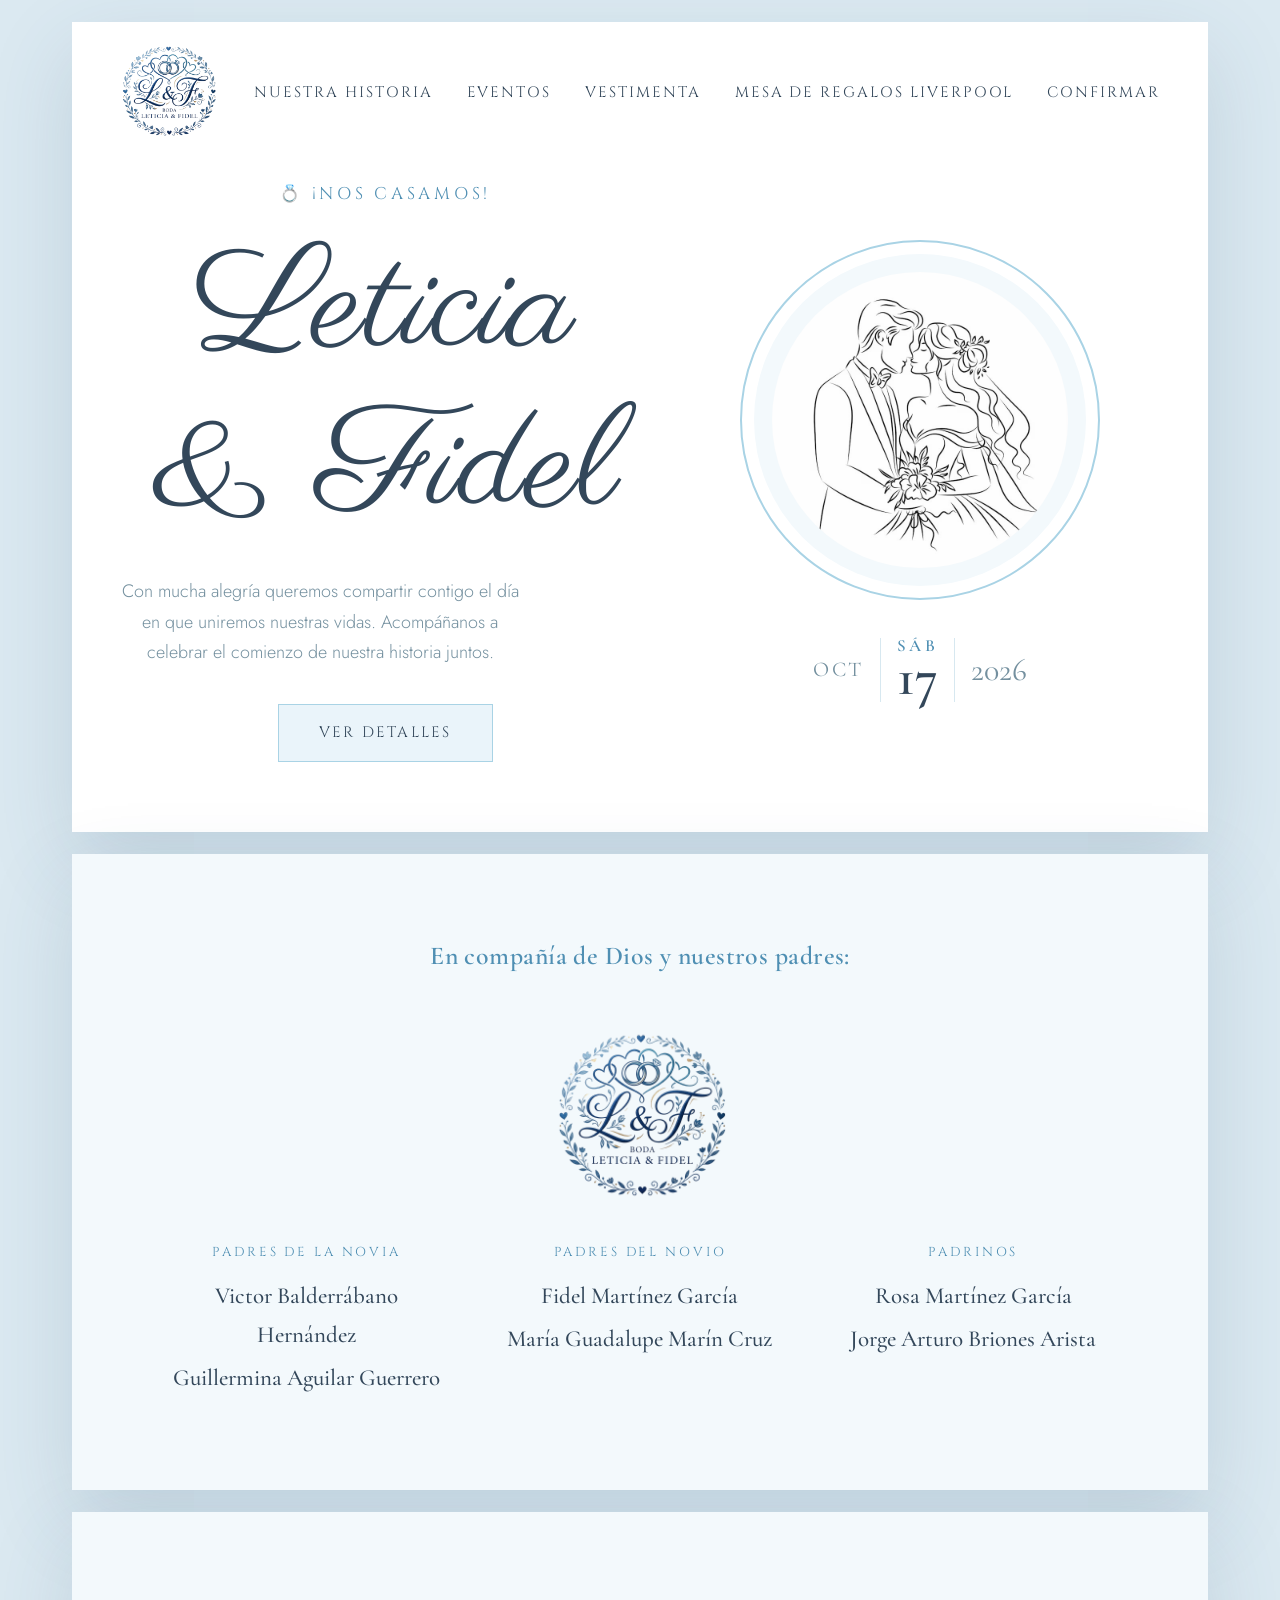
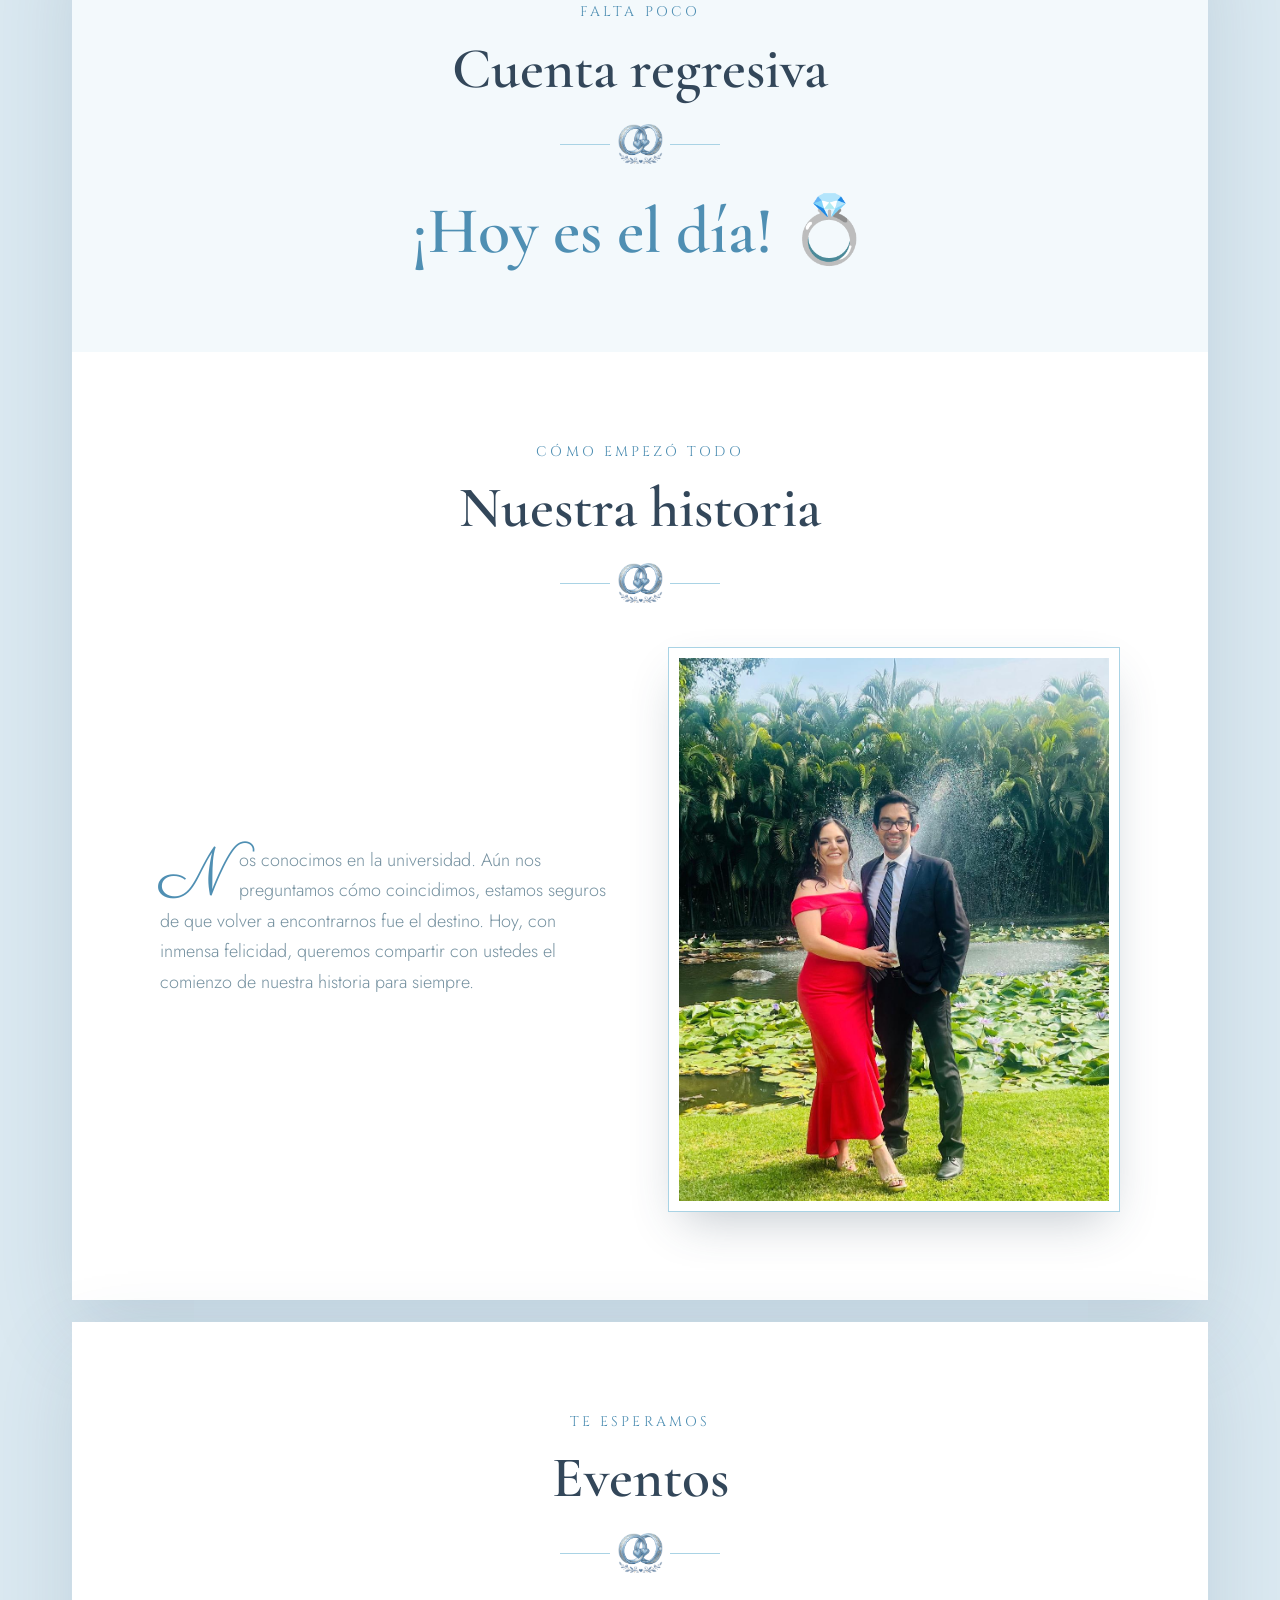
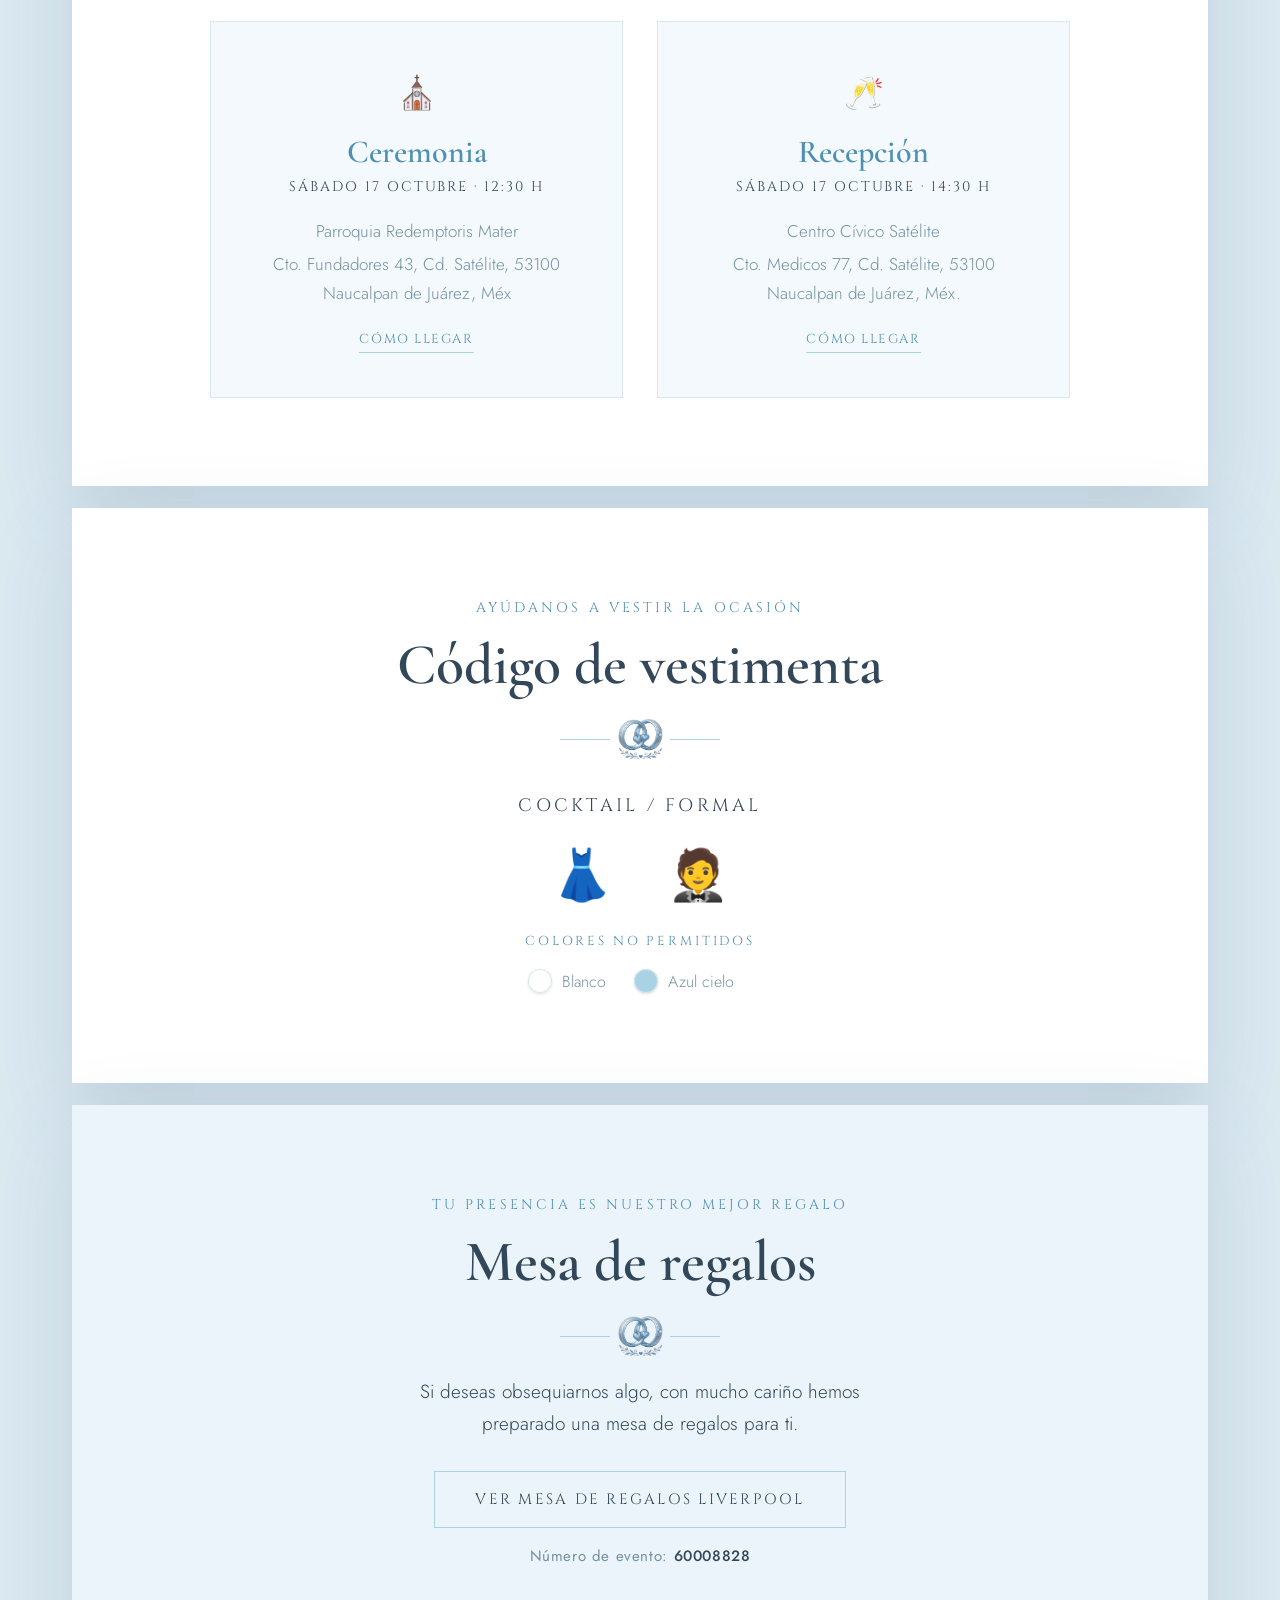
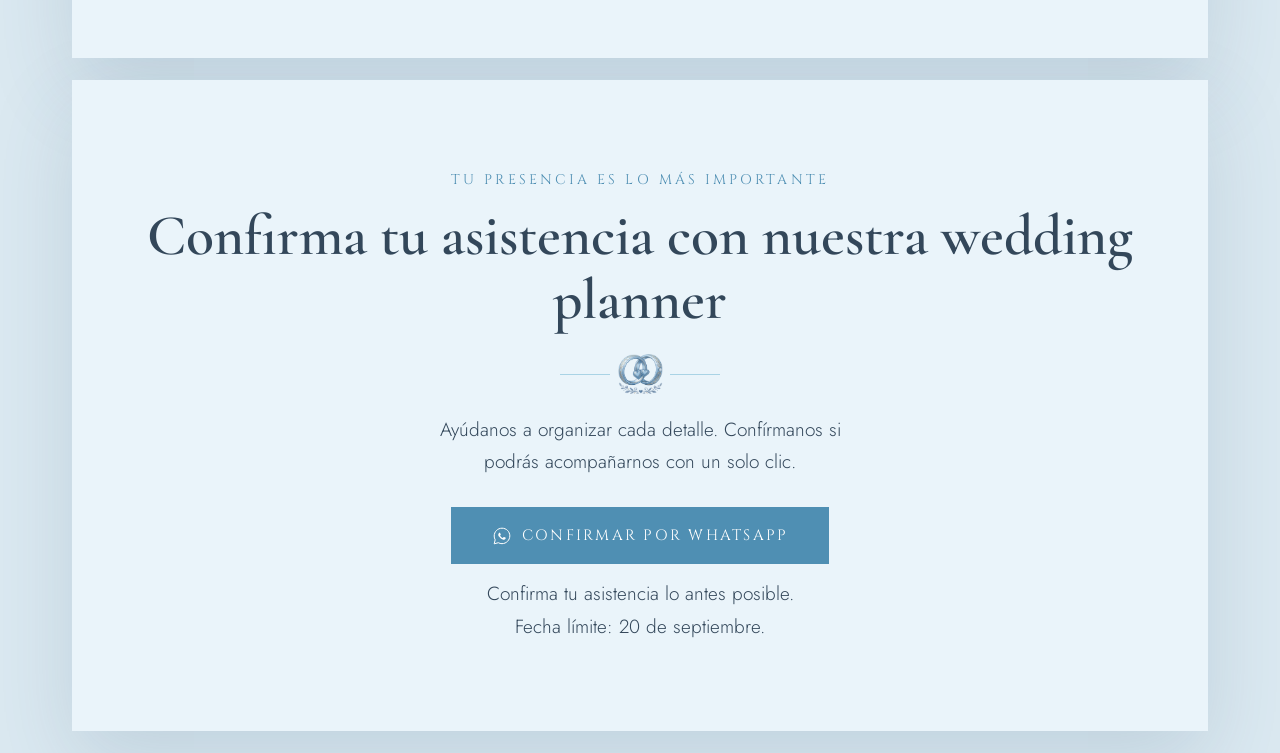
<file: index.html>
<!DOCTYPE html>
<html lang="es">
<head>
<meta charset="UTF-8">
<meta name="viewport" content="width=device-width, initial-scale=1.0">
<!-- ============================================================= -->
<!--  INVITACIÓN DE BODA  ·  edita los textos marcados con  ✏️     -->
<!-- ============================================================= -->
<title>Leticia & Fidel · Nuestra boda</title>

<link rel="preconnect" href="https://fonts.googleapis.com">
<link rel="preconnect" href="https://fonts.gstatic.com" crossorigin>
<link href="https://fonts.googleapis.com/css2?family=Cormorant+Garamond:ital,wght@0,400;0,500;0,600;0,700;1,400&family=Cinzel:wght@400;500;600&family=Jost:wght@300;400;500&family=Beau+Rivage&family=Parisienne&family=Playfair+Display:ital,wght@0,600;0,700;1,500&display=swap" rel="stylesheet">

<link rel="stylesheet" href="estilos.css">
</head>
<body>
<svg width="0" height="0" style="position:absolute" aria-hidden="true">
  <defs>
    <symbol id="wa-mark" viewBox="0 0 32 32">
      <path d="M16 3.5c-6.9 0-12.5 5.6-12.5 12.5 0 2.2.58 4.28 1.6 6.08L3.5 28.5l6.62-1.73a12.42 12.42 0 0 0 5.88 1.48c6.9 0 12.5-5.6 12.5-12.5S22.9 3.5 16 3.5Z" fill="none" stroke="currentColor" stroke-width="1.6"/>
      <path d="M11 11.2c.25-.55.5-.56.73-.57.19-.01.4-.01.58-.01.19 0 .44-.07.68.53.25.6.85 2.08.93 2.23.08.15.13.33.02.53-.1.2-.15.32-.3.5-.15.17-.3.38-.44.51-.15.15-.3.3-.13.6.17.3.75 1.25 1.62 2.03 1.11 1 2.05 1.31 2.34 1.46.3.15.47.13.64-.08.17-.2.73-.85.93-1.15.2-.3.4-.24.66-.15.27.1 1.72.82 2.01.97.3.15.49.23.56.35.08.13.08.75-.17 1.47-.25.72-1.44 1.4-2 1.5-.54.1-1.15.14-3.5-.75-2.93-1.11-4.8-4.06-4.95-4.25-.14-.19-1.18-1.58-1.18-3.02 0-1.43.75-2.14 1-2.44Z" fill="currentColor" stroke="none"/>
    </symbol>
  </defs>
</svg>

<div class="frame">
<div class="sheet">

  <!-- ======= NAV ======= -->
  <nav>
    <div class="monogram" aria-label="Iniciales de los novios">
      <img class="monogram-img" src="logo-lf.png" alt="L &amp; F">
    </div>
    <button class="menu-btn" aria-label="Menú" onclick="document.getElementById('nav').classList.toggle('open')">☰</button>
    <ul class="navlinks" id="nav">
      <li><a href="#historia">Nuestra historia</a></li>
      <li><a href="#eventos">Eventos</a></li>
      <li><a href="#vestimenta">Vestimenta</a></li>
      <li><a href="#regalos">Mesa de regalos Liverpool</a></li>
      <li><a href="#rsvp">Confirmar</a></li>
    </ul>
  </nav>

  <!-- ======= HERO ======= -->
  <div class="hero">

    <div class="reveal">
      <div class="hero-eyebrow caps">💍 ¡Nos casamos!</div>
      <!-- ✏️ Nombres / título -->
      <!-- <h1><em>Leticia & Fidel</em></h1> -->
       <h1><em>Leticia<br class="mobile-break"> &<br class="mobile-break"> Fidel</em></h1>
      <p class="sub">Con mucha alegría queremos compartir contigo el día
        en que uniremos nuestras vidas. Acompáñanos a celebrar el comienzo
        de nuestra historia juntos.</p>

      <!-- Dedicatoria personalizada (se llena sola desde el enlace) -->
      <div class="dedication" id="dedication">
        <span class="ded-label caps">Con cariño para</span>
        <span class="ded-name" id="guestName">nuestros invitados</span>
        <span class="ded-pases" id="guestPases"></span>
      </div>

      <a href="#eventos" class="btn">Ver detalles</a>
    </div>

    <div class="hero-photo reveal">
      <div class="photo-ring">
        <img class="img" src="foto-pareja.png" alt="Leticia y Fidel" style="object-fit:contain;background:var(--cream);padding:18px">
      </div>
      <div class="date-badge">
        <!-- ✏️ Fecha -->
        <span class="m">OCT</span>
        <span class="d"><small>Sáb</small>17</span>
        <span class="y">2026</span>
      </div>
    </div>
  </div>

</div><!-- /sheet -->

<div class="sheet" style="margin-top:22px">

  <!-- ======= PADRES Y PADRINOS ======= -->
  <section class="block padres-wrap reveal" id="padres">
    <div class="reveal">
      <div class="eyebrow caps"><h3>En compañía de Dios y nuestros padres:</h3></div>
      
      <br>
    </div>

    <div class="padres-monogram">
      <div class="monogram">
        <img class="monogram-img" src="logo-lf.png" alt="L &amp; F">
      </div>
    </div>

    <div class="padres-grid">
      <div class="padres-col reveal">
        <br>
        <div class="padres-label caps">Padres de la novia</div>
        <p class="padres-name">Victor Balderrábano Hernández</p>
        <p class="padres-name">Guillermina Aguilar Guerrero</p>
      </div>
      <div class="padres-col reveal">
        <br>
        <div class="padres-label caps">Padres del novio</div>
        <p class="padres-name">Fidel Martínez García</p>
        <p class="padres-name">María Guadalupe Marín Cruz</p>
      </div>
      <div class="padres-col reveal">
        <br>
        <div class="padres-label caps">Padrinos</div>
        <p class="padres-name">Rosa Martínez García</p>
        <p class="padres-name">Jorge Arturo Briones Arista</p>
      </div>
    </div>
  </section>

</div><!-- /sheet -->

<div class="sheet" style="margin-top:22px">

  <!-- ======= COUNTDOWN ======= -->
  <section class="block count-wrap reveal">
    <div class="eyebrow caps">Falta poco</div>
    <h2>Cuenta regresiva</h2>
    <div class="flourish"></div>
    <div class="count" id="count">
      <div class="u"><div class="n" id="d">--</div><div class="l">Días</div></div>
      <div class="u"><div class="n" id="h">--</div><div class="l">Horas</div></div>
      <div class="u"><div class="n" id="m">--</div><div class="l">Min</div></div>
      <div class="u"><div class="n" id="s">--</div><div class="l">Seg</div></div>
    </div>
  </section>

  <!-- ======= HISTORIA ======= -->
  <section class="block" id="historia">
    <div class="reveal">
      <div class="eyebrow caps">Cómo empezó todo</div>
      <h2>Nuestra historia</h2>
      <div class="flourish"></div>
    </div>
    <div class="story">
      <div class="txt reveal">
        <!-- ✏️ Escribe aquí su historia -->
        <p>Nos conocimos en la universidad. Aún nos preguntamos cómo coincidimos, estamos seguros de que volver a encontrarnos fue el destino. Hoy, con inmensa felicidad, queremos compartir con ustedes el comienzo de nuestra historia para siempre.</p>
      </div>
      <img class="story-photo reveal" src="foto-historia.jpeg" alt="Leticia y Fidel">
    </div>
  </section>

</div><!-- /sheet -->

<div class="sheet" style="margin-top:22px">

  <!-- ======= EVENTOS ======= -->
  <section class="block" id="eventos">
    <div class="reveal">
      <div class="eyebrow caps">Te esperamos</div>
      <h2>Eventos</h2>
      <div class="flourish"></div>
    </div>
    <div class="events">
      <div class="ev reveal">
        <div class="ico">⛪</div>
        <h3>Ceremonia</h3>
        <!-- ✏️ Datos de la ceremonia -->
        <div class="when">Sábado 17 Octubre · 12:30 h</div>
        <p>Parroquia Redemptoris Mater</p>
        <p>Cto. Fundadores 43, Cd. Satélite, 53100 Naucalpan de Juárez, Méx</p>
        <a class="map" href="https://www.google.com/maps/dir//Parroquia+Redemptoris+Mater,+Cto.+Fundadores+43,+Cd.+Sat%C3%A9lite,+53100+Naucalpan+de+Ju%C3%A1rez,+M%C3%A9x./@19.5618275,-99.2045033,16z/data=!4m8!4m7!1m0!1m5!1m1!1s0x85d202dbdc23c779:0x2eabd732ac61977e!2m2!1d-99.2283409!2d19.5070273?hl=es&entry=ttu&g_ep=EgoyMDI2MDcwOC4wIKXMDSoASAFQAw%3D%3D" target="_blank" rel="noopener">Cómo llegar</a>
      </div>
      <div class="ev reveal">
        <div class="ico">🥂</div>
        <h3>Recepción</h3>
        <!-- ✏️ Datos de la recepción -->
        <div class="when">Sábado 17 Octubre · 14:30 h</div>
        <p>Centro Cívico Satélite</p>
        <p>Cto. Medicos 77, Cd. Satélite, 53100 Naucalpan de Juárez, Méx.</p>
        <a class="map" href="https://www.google.com/maps/dir//Centro+C%C3%ADvico+Sat%C3%A9lite+by+Platinum+Events,+Cto.+Medicos+77,+Cd.+Sat%C3%A9lite,+53100+Naucalpan+de+Ju%C3%A1rez,+M%C3%A9x./@19.5592192,-99.2247808,14z/data=!4m8!4m7!1m0!1m5!1m1!1s0x85d202d9f17b07db:0xebf2afd2e513843c!2m2!1d-99.2287581!2d19.5101005?hl=es&entry=ttu&g_ep=EgoyMDI2MDcwOC4wIKXMDSoASAFQAw%3D%3D" target="_blank" rel="noopener">Cómo llegar</a>
      </div>
    </div>
  </section>

</div><!-- /sheet -->

<div class="sheet" style="margin-top:22px">

  <!-- ======= CÓDIGO DE VESTIMENTA ======= -->
  <section class="block dresscode-wrap reveal" id="vestimenta">
    <div class="reveal">
      <div class="eyebrow caps">Ayúdanos a vestir la ocasión</div>
      <h2>Código de vestimenta</h2>
      <div class="flourish"></div>
    </div>

    <div class="dresscode-type caps">Cocktail / Formal</div>

    <div class="dresscode-icons">
      <div class="dc-ico reveal">👗</div>
      <div class="dc-ico reveal">🤵</div>
    </div>

    <div class="dresscode-no">
      <span class="dc-no-label caps">Colores no permitidos</span>
      <div class="dc-swatches">
        <span class="dc-swatch" style="background:#ffffff"></span>
        <span class="dc-swatch-name">Blanco</span>
        <span class="dc-swatch" style="background:#a9d3e5"></span>
        <span class="dc-swatch-name">Azul cielo</span>
      </div>
    </div>
  </section>

</div><!-- /sheet -->

<div class="sheet" style="margin-top:22px">

  <!-- ======= MESA DE REGALOS ======= -->
  <section class="block gift-wrap reveal" id="regalos">
    <div class="eyebrow caps">Tu presencia es nuestro mejor regalo</div>
    <h2> Mesa de regalos</h2>
    <div class="flourish"></div>
    <p class="lead">Si deseas obsequiarnos algo, con mucho cariño hemos preparado una mesa de regalos para ti.</p>
    <a class="btn" href="https://mesaderegalos.liverpool.com.mx/milistaderegalos/60008828" target="_blank" rel="noopener">Ver mesa de regalos Liverpool</a>
    <div class="gift-num">Número de evento: <strong>60008828</strong></div>

  </section>

</div><!-- /sheet -->

<div class="sheet" style="margin-top:22px">

  <!-- ======= RSVP ======= -->
  <section class="block rsvp-wrap reveal" id="rsvp">
    <div class="eyebrow caps">Tu presencia es lo más importante</div>
    <h2>Confirma tu asistencia con nuestra wedding planner</h2>
    <div class="flourish"></div>
    <p class="lead">Ayúdanos a organizar cada detalle. Confírmanos si podrás
      acompañarnos con un solo clic.</p>
    <!-- ✏️ RSVP por WhatsApp: cambia el número (con código de país, sin +, sin espacios) -->
    <a class="btn btn-wa" id="waBtn"
       href="https://wa.me/525578485099"
       target="_blank" rel="noopener">
       <svg class="wa-icon" viewBox="0 0 32 32" aria-hidden="true"><use href="#wa-mark"/></svg>
       Confirmar por WhatsApp</a>
    <div class="deadline">Confirma tu asistencia lo antes posible.<br>
      Fecha límite: 20 de septiembre.</div>
  </section>



<!-- ========= SVG botánico reutilizable (se clona en los .sprig) ========= -->
<template id="sprig-tpl">
  <svg viewBox="0 0 200 260" fill="none" xmlns="http://www.w3.org/2000/svg">
    <g stroke="#8fbcd8" stroke-width="1.2" stroke-linecap="round">
      <path d="M40 250 C 70 210 60 170 95 140 C 125 115 120 75 150 40" fill="none"/>
      <g fill="#eaf4fa" fill-opacity=".85">
        <ellipse cx="68" cy="212" rx="15" ry="6.5" transform="rotate(-40 68 212)"/>
        <ellipse cx="92" cy="176" rx="16" ry="6.5" transform="rotate(-20 92 176)"/>
        <ellipse cx="114" cy="138" rx="15" ry="6" transform="rotate(-45 114 138)"/>
      </g>
      <g fill="none">
        <ellipse cx="52" cy="228" rx="12" ry="5" transform="rotate(35 52 228)"/>
        <ellipse cx="80" cy="192" rx="13" ry="5" transform="rotate(55 80 192)"/>
      </g>
    </g>
    <!-- florecita superior -->
    <g transform="translate(148,42)">
      <circle cx="-6" cy="-3" r="5" fill="#d3e9f2"/>
      <circle cx="6" cy="-3" r="5" fill="#d3e9f2"/>
      <circle cx="0" cy="6" r="5" fill="#d3e9f2"/>
      <circle cx="-6" cy="6" r="5" fill="#c3e0ee"/>
      <circle cx="6" cy="6" r="5" fill="#c3e0ee"/>
      <circle r="3" fill="#4f8fb3"/>
    </g>
    <!-- florecita media -->
    <g transform="translate(100,140)" opacity=".9">
      <circle cx="-5" cy="-2" r="4" fill="#d3e9f2"/>
      <circle cx="5" cy="-2" r="4" fill="#d3e9f2"/>
      <circle cx="0" cy="5" r="4" fill="#d3e9f2"/>
      <circle r="2.4" fill="#4f8fb3"/>
    </g>
    <g fill="#4f8fb3" fill-opacity=".55">
      <circle cx="168" cy="30" r="2.4"/><circle cx="176" cy="46" r="1.6"/>
      <circle cx="30" cy="238" r="2"/><circle cx="46" cy="248" r="1.4"/>
    </g>
  </svg>
</template>

<script>
  // clonar el sprig en cada contenedor .sprig
  const tpl = document.getElementById('sprig-tpl').content;
  document.querySelectorAll('.sprig').forEach(el=>el.appendChild(tpl.cloneNode(true)));

  // ===== PERSONALIZACIÓN POR ENLACE (segura, con token único por invitado) =====
  // Cada invitado tiene su propio enlace: ?i=TOKEN (generado desde el Excel).
  // El TOKEN trae Tipo+Invitado+Cantidad codificados + un checksum que evita que
  // se adivinen o se editen enlaces a mano. Si el token no viene o no es válido,
  // se muestra el mensaje genérico de siempre.
  const WA_NUMERO = '525578485099'; // ✏️ tu WhatsApp (código de país + número, sin + ni espacios)
  const LINK_SECRET = 'LF-Boda17Oct2026#'; // ✏️ debe ser IDÉNTICO al usado al generar los enlaces
  const TIPO_MAP = { F: 'Familia', A: 'Amig@' }; // ✏️ agrega aquí más tipos si usas otros

  function fnv1a(str){
    let h = 0x811c9dc5;
    const bytes = new TextEncoder().encode(str);
    for(let i=0;i<bytes.length;i++){
      h ^= bytes[i];
      h = Math.imul(h, 0x01000193);
    }
    return (h >>> 0).toString(16).padStart(8,'0');
  }
  function b64urlDecode(str){
    str = str.replace(/-/g,'+').replace(/_/g,'/');
    while(str.length % 4) str += '=';
    const bin = atob(str);
    const bytes = new Uint8Array(bin.length);
    for(let i=0;i<bin.length;i++) bytes[i] = bin.charCodeAt(i);
    return new TextDecoder().decode(bytes);
  }
  function decodeGuestToken(token){
    const dot = token.lastIndexOf('.');
    if(dot < 0) return null;
    const b64 = token.slice(0, dot), checksum = token.slice(dot+1);
    let payload;
    try{ payload = b64urlDecode(b64); } catch(e){ return null; }
    const expected = fnv1a(payload + LINK_SECRET).slice(0,6);
    if(expected !== checksum) return null; // token inválido / alterado
    const [code, invitado, cantidad] = payload.split('|');
    const etiqueta = code === 'A' ? invitado : (TIPO_MAP[code] || code) + ' ' + invitado;
    return { etiqueta, cantidad };
  }

  const params = new URLSearchParams(location.search);
  const tokenParam = params.get('i');
  const guest = tokenParam ? decodeGuestToken(tokenParam) : null;
  const para  = guest ? guest.etiqueta : null;
  const pases = guest ? guest.cantidad : null;

  if(para){
    document.getElementById('guestName').textContent = para;
  }else{
    // sin enlace personalizado (o token inválido): ocultamos la dedicatoria
    document.getElementById('dedication').style.display = 'none';
  }
  if(pases){
    const n = parseInt(pases,10);
    document.getElementById('guestPases').textContent =
      n === 1 ? 'Reservamos 1 pase para ti' : 'Reservamos ' + n + ' pases para ti';
  }

  // Arma el mensaje de WhatsApp ya personalizado
  const quien = para ? (' de parte de ' + para) : '';
  const paseText = pases ? (' y confirmo ' + pases + ' asiento' + (pases === '1' ? '' : 's')) : '';
  const msg = '¡Hola! Confirmo la asistencia para la boda de Leticia y Fidel' + quien + paseText + ' 🤍';
  document.getElementById('waBtn').href =
    'https://wa.me/' + WA_NUMERO + '?text=' + encodeURIComponent(msg);

  // ✏️ FECHA DE LA BODA para la cuenta regresiva (año, mes 0-11, día, hora, min)
  const boda = new Date(2026, 9, 17, 13, 0, 0); // 15 nov 2026, 17:00
  const pad = n => String(n).padStart(2,'0');
  function tick(){
    const diff = boda - new Date();
    if(diff <= 0){ document.getElementById('count').innerHTML =
      '<div class="u"><div class="n">¡Hoy es el día! 💍</div></div>'; return; }
    const dd = Math.floor(diff/86400000);
    const hh = Math.floor(diff%86400000/3600000);
    const mm = Math.floor(diff%3600000/60000);
    const ss = Math.floor(diff%60000/1000);
    document.getElementById('d').textContent = dd;
    document.getElementById('h').textContent = pad(hh);
    document.getElementById('m').textContent = pad(mm);
    document.getElementById('s').textContent = pad(ss);
  }
  tick(); setInterval(tick,1000);

  // animación al hacer scroll
  const io = new IntersectionObserver((es)=>es.forEach(e=>{
    if(e.isIntersecting){ e.target.classList.add('in'); io.unobserve(e.target); }
  }),{threshold:.15});
  document.querySelectorAll('.reveal').forEach(el=>io.observe(el));

  // cerrar menú móvil al elegir un enlace
  document.querySelectorAll('.navlinks a').forEach(a=>
    a.addEventListener('click',()=>document.getElementById('nav').classList.remove('open')));
</script>
</body>
</html>
</file>
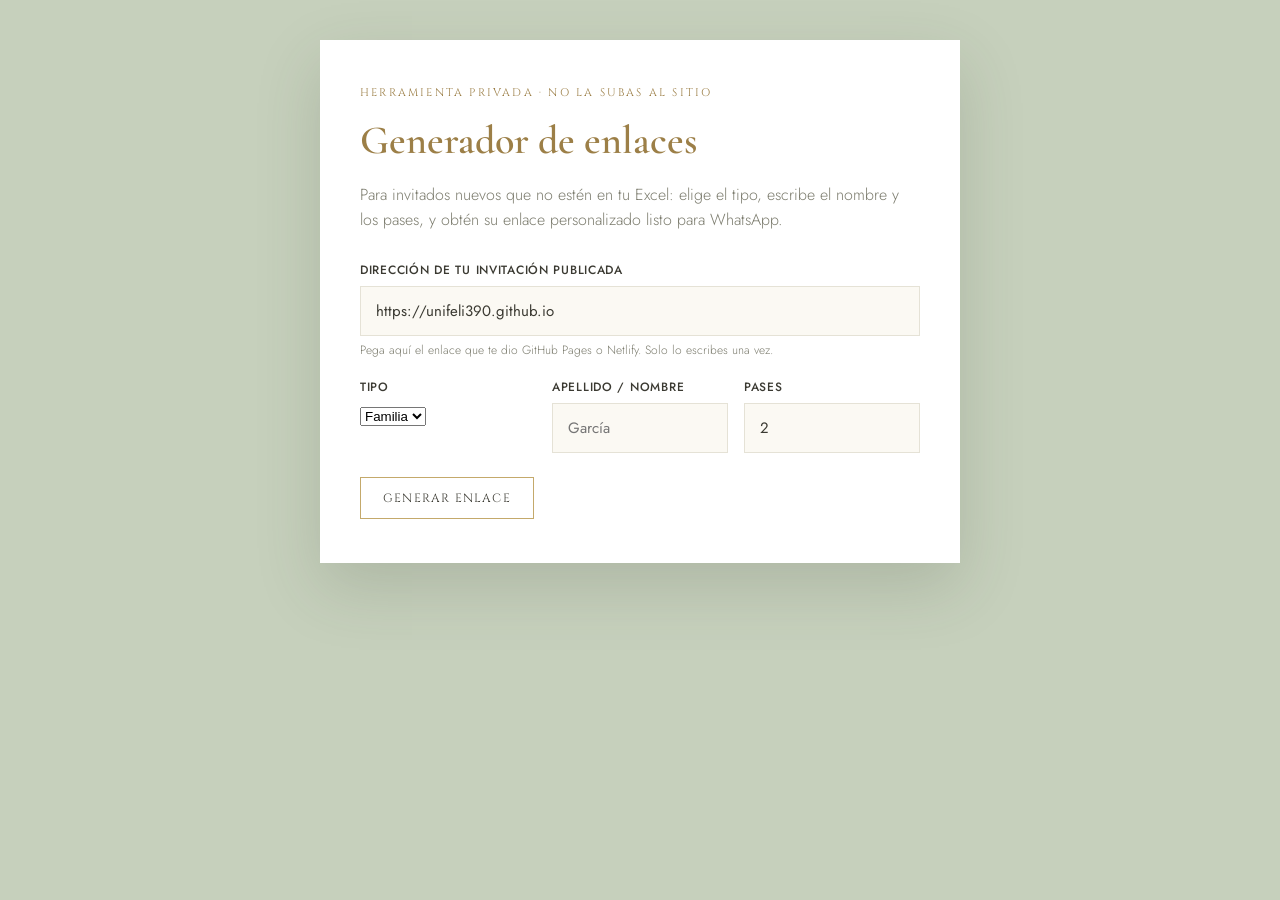
<file: generador.html>
<!DOCTYPE html>
<html lang="es">
<head>
<meta charset="UTF-8">
<meta name="viewport" content="width=device-width, initial-scale=1.0">
<title>Generador de enlaces · Invitación</title>
<link rel="preconnect" href="https://fonts.googleapis.com">
<link rel="preconnect" href="https://fonts.gstatic.com" crossorigin>
<link href="https://fonts.googleapis.com/css2?family=Cormorant+Garamond:wght@500;600&family=Cinzel:wght@500&family=Jost:wght@300;400;500&display=swap" rel="stylesheet">
<link rel="stylesheet" href="generador.css">
</head>
<body>
<div class="wrap">
  <div class="eyebrow">Herramienta privada · no la subas al sitio</div>
  <h1>Generador de enlaces</h1>
  <p class="intro">Para invitados nuevos que no estén en tu Excel: elige el tipo,
    escribe el nombre y los pases, y obtén su enlace personalizado listo para WhatsApp.</p>

  <label for="base">Dirección de tu invitación publicada</label>
  <input id="base" placeholder="https://tuboda.github.io" value="https://unifeli390.github.io">
  <div class="hint">Pega aquí el enlace que te dio GitHub Pages o Netlify. Solo lo escribes una vez.</div>

  <div class="row">
    <div>
      <label for="tipo">Tipo</label>
      <select id="tipo">
        <option value="F">Familia</option>
        <option value="A">Amig@</option>
      </select>
    </div>
    <div>
      <label for="fam">Apellido / nombre</label>
      <input id="fam" placeholder="García">
    </div>
    <div>
      <label for="pases">Pases</label>
      <input id="pases" type="number" min="1" placeholder="4" value="2">
    </div>
  </div>

  <div style="margin-top:24px">
    <button onclick="gen()">Generar enlace</button>
  </div>

  <div class="out" id="out">
    <div class="link" id="link"></div>
    <div class="btns">
      <button onclick="copiar()">Copiar enlace</button>
      <button class="wa" id="waShare">Compartir por WhatsApp</button>
    </div>
    <div class="toast" id="toast"></div>
  </div>
</div>

<script>
  // ⚠️ Debe ser IDÉNTICO al LINK_SECRET de index.html, o los enlaces no funcionarán
  const LINK_SECRET = 'LF-Boda17Oct2026#';
  const TIPO_MAP = { F: 'Familia', A: 'Amig@' };

  function fnv1a(str){
    let h = 0x811c9dc5;
    const bytes = new TextEncoder().encode(str);
    for(let i=0;i<bytes.length;i++){
      h ^= bytes[i];
      h = Math.imul(h, 0x01000193);
    }
    return (h >>> 0).toString(16).padStart(8,'0');
  }
  function b64urlEncode(str){
    const bytes = new TextEncoder().encode(str);
    let bin = '';
    bytes.forEach(b => bin += String.fromCharCode(b));
    return btoa(bin).replace(/\+/g,'-').replace(/\//g,'_').replace(/=+$/,'');
  }
  function randNonce(n=3){
    const abc = 'abcdefghijklmnopqrstuvwxyz0123456789';
    let s = '';
    for(let i=0;i<n;i++) s += abc[Math.floor(Math.random()*abc.length)];
    return s;
  }
  function makeToken(code, invitado, cantidad){
    const payload = code + '|' + invitado + '|' + cantidad + '|' + randNonce();
    const b64 = b64urlEncode(payload);
    const checksum = fnv1a(payload + LINK_SECRET).slice(0,6);
    return b64 + '.' + checksum;
  }

  function limpiarBase(b){ return b.trim().replace(/\/+$/,''); } // quita / final
  function gen(){
    const base = limpiarBase(document.getElementById('base').value);
    const code = document.getElementById('tipo').value;
    const fam  = document.getElementById('fam').value.trim();
    const pas  = document.getElementById('pases').value.trim();
    if(!base || !fam){ alert('Escribe la dirección del sitio y el nombre.'); return; }
    const token = makeToken(code, fam, pas || '1');
    const url = base + '/?i=' + token;
    document.getElementById('link').textContent = url;
    document.getElementById('out').classList.add('show');
    document.getElementById('toast').textContent = '';
    const etiqueta = TIPO_MAP[code] + ' ' + fam;
    const msg = 'Hola ' + etiqueta + ', con mucho gusto los invitamos a nuestra boda. '
      + 'Aquí su invitación: ' + url;
    document.getElementById('waShare').onclick = ()=>
      window.open('https://wa.me/?text=' + encodeURIComponent(msg), '_blank');
  }
  function copiar(){
    const url = document.getElementById('link').textContent;
    navigator.clipboard.writeText(url).then(()=>{
      document.getElementById('toast').textContent = '✓ Enlace copiado';
      setTimeout(()=>document.getElementById('toast').textContent='',2500);
    });
  }
</script>
</body>
</html>
</file>
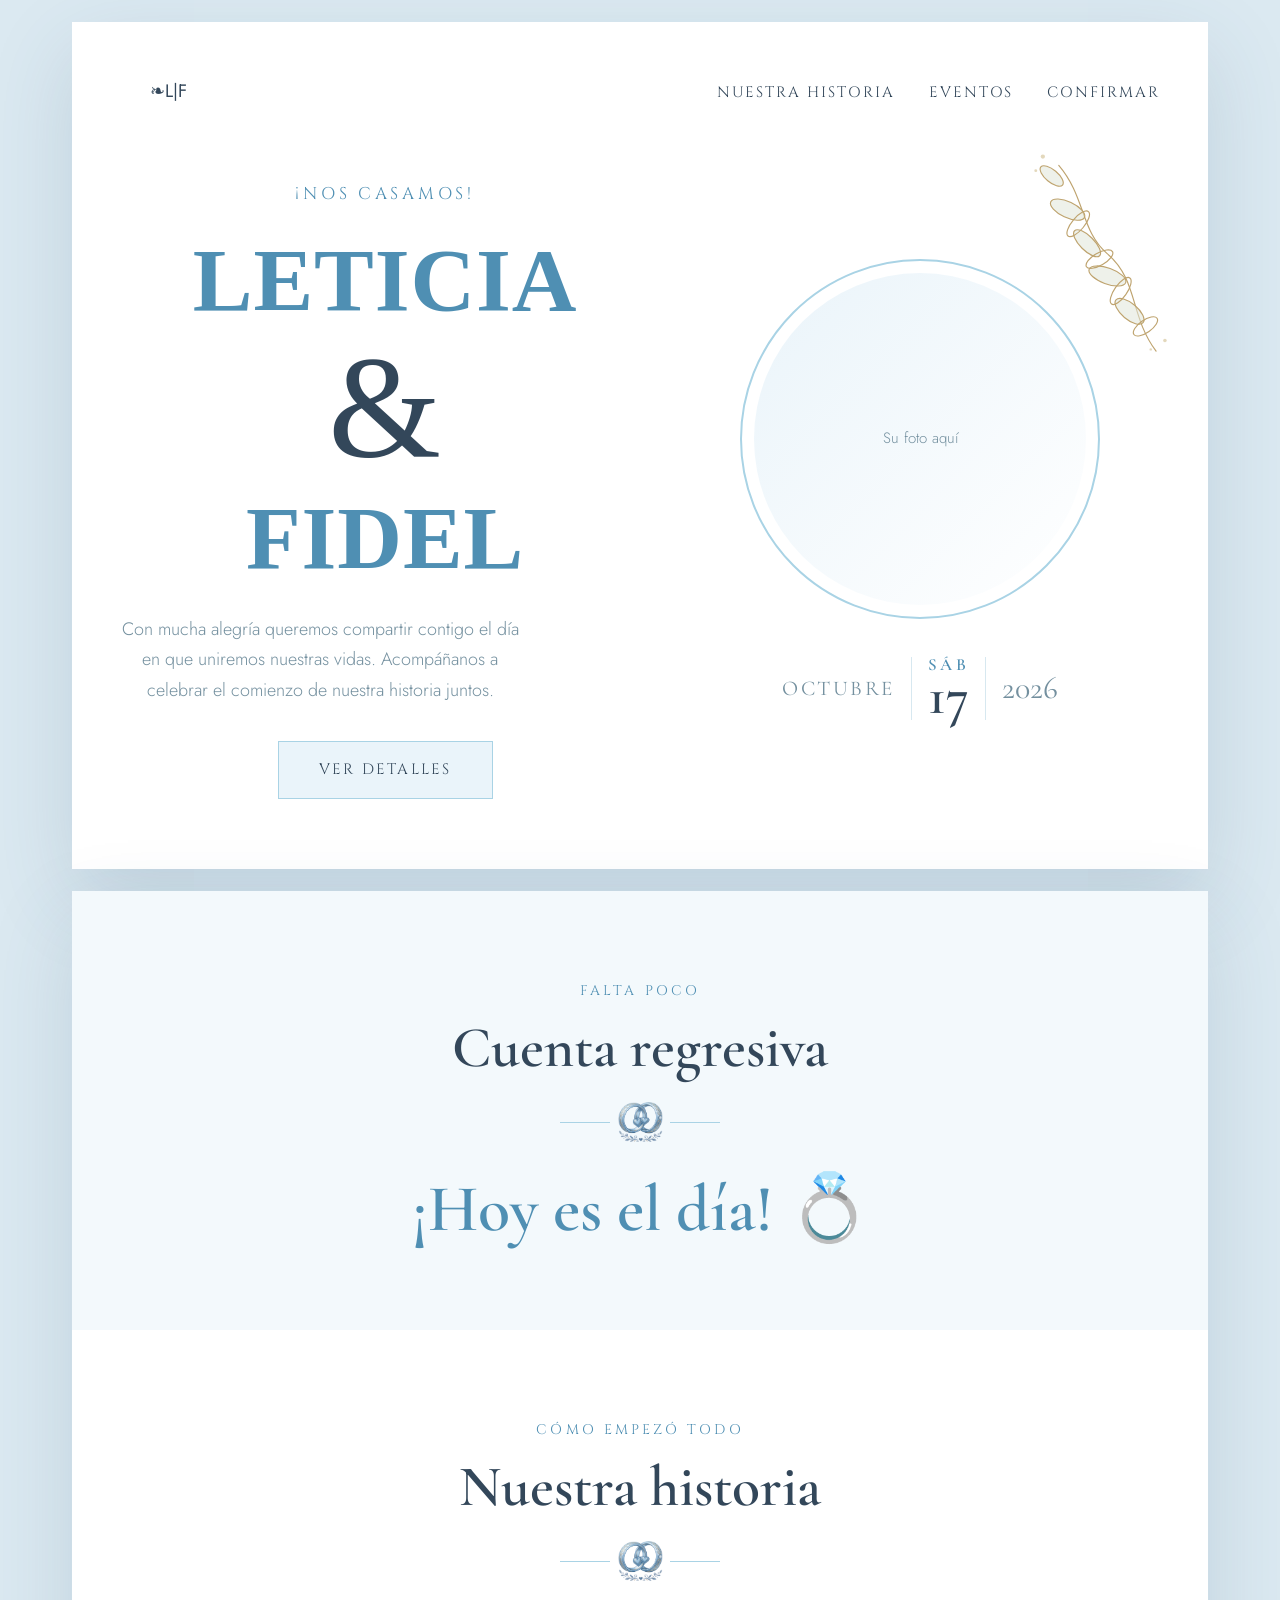
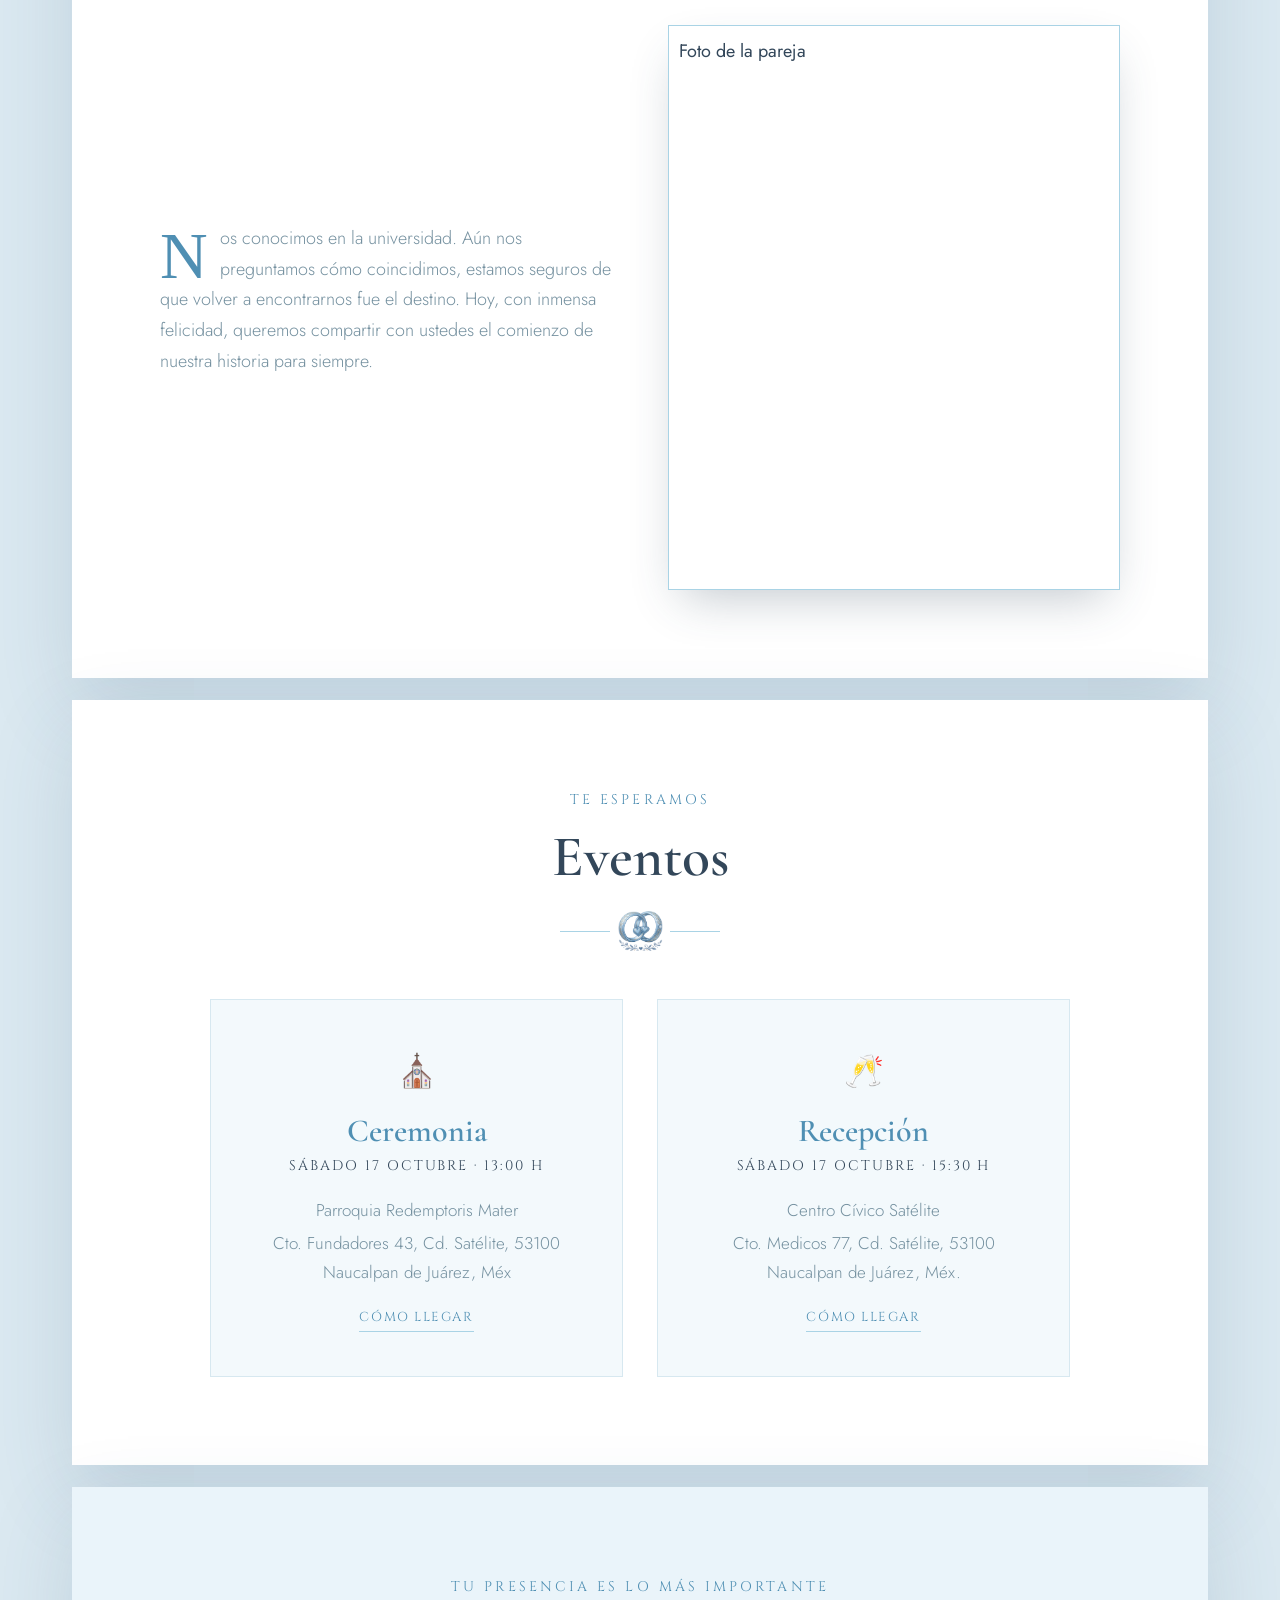
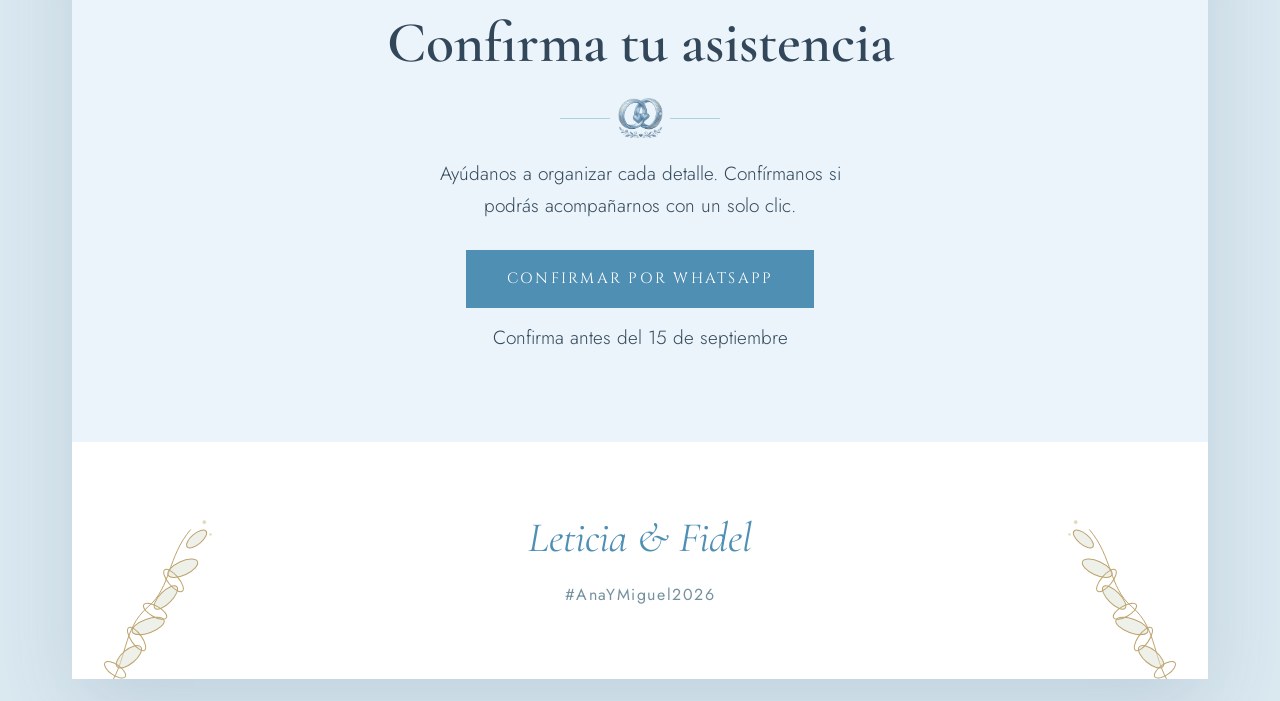
<file: invitacion.html>
<!DOCTYPE html>
<html lang="es">
<head>
<meta charset="UTF-8">
<meta name="viewport" content="width=device-width, initial-scale=1.0">
<!-- ============================================================= -->
<!--  INVITACIÓN DE BODA  ·  edita los textos marcados con  ✏️     -->
<!-- ============================================================= -->
<title>Leticia & Fidel · Nuestra boda</title>

<link rel="preconnect" href="https://fonts.googleapis.com">
<link rel="preconnect" href="https://fonts.gstatic.com" crossorigin>
<link href="https://fonts.googleapis.com/css2?family=Cormorant+Garamond:ital,wght@0,400;0,500;0,600;0,700;1,400&family=Cinzel:wght@400;500;600&family=Jost:wght@300;400;500&display=swap" rel="stylesheet">

<link rel="stylesheet" href="estilos.css">
</head>
<body>
<div class="frame">
<div class="sheet">

  <!-- ======= NAV ======= -->
  <nav>
    <div class="monogram" aria-label="Iniciales de los novios">
      <div class="leaf">❧</div>
      <div class="initials">L<span>|</span>F</div>
    </div>
    <button class="menu-btn" aria-label="Menú" onclick="document.getElementById('nav').classList.toggle('open')">☰</button>
    <ul class="navlinks" id="nav">
      <li><a href="#historia">Nuestra historia</a></li>
      <li><a href="#eventos">Eventos</a></li>
      <li><a href="#rsvp">Confirmar</a></li>
    </ul>
  </nav>

  <!-- ======= HERO ======= -->
  <div class="hero">
    <!-- sprig decorativo esquina superior derecha del hero -->
    <div class="sprig" style="top:-30px;right:-10px;width:230px;height:230px;transform:scaleX(-1)"></div>

    <div class="reveal">
      <div class="hero-eyebrow caps">¡Nos casamos!</div>
      <!-- ✏️ Nombres / título -->
      <h1>Leticia <em>&</em><br>Fidel</h1>
      <p class="sub">Con mucha alegría queremos compartir contigo el día
        en que uniremos nuestras vidas. Acompáñanos a celebrar el comienzo
        de nuestra historia juntos.</p>

      <!-- Dedicatoria personalizada (se llena sola desde el enlace) -->
      <div class="dedication" id="dedication">
        <span class="ded-label caps">Con cariño para</span>
        <span class="ded-name" id="guestName">nuestros invitados</span>
        <span class="ded-pases" id="guestPases"></span>
      </div>

      <a href="#eventos" class="btn">Ver detalles</a>
    </div>

    <div class="hero-photo reveal">
      <div class="photo-ring">
        <!-- ✏️ Reemplaza este div por: <img class="img" src="foto.jpg" alt="Ana y Miguel"> -->
        <div class="img">Su foto aquí</div>
      </div>
      <div class="date-badge">
        <!-- ✏️ Fecha -->
        <span class="m">Octubre</span>
        <span class="d"><small>Sáb</small>17</span>
        <span class="y">2026</span>
      </div>
    </div>
  </div>

</div><!-- /sheet -->

<div class="sheet" style="margin-top:22px">

  <!-- ======= COUNTDOWN ======= -->
  <section class="block count-wrap reveal">
    <div class="eyebrow caps">Falta poco</div>
    <h2>Cuenta regresiva</h2>
    <div class="flourish"></div>
    <div class="count" id="count">
      <div class="u"><div class="n" id="d">--</div><div class="l">Días</div></div>
      <div class="u"><div class="n" id="h">--</div><div class="l">Horas</div></div>
      <div class="u"><div class="n" id="m">--</div><div class="l">Min</div></div>
      <div class="u"><div class="n" id="s">--</div><div class="l">Seg</div></div>
    </div>
  </section>

  <!-- ======= HISTORIA ======= -->
  <section class="block" id="historia">
    <div class="reveal">
      <div class="eyebrow caps">Cómo empezó todo</div>
      <h2>Nuestra historia</h2>
      <div class="flourish"></div>
    </div>
    <div class="story">
      <div class="txt reveal">
        <!-- ✏️ Escribe aquí su historia -->
        <p>Nos conocimos en la universidad. Aún nos preguntamos cómo coincidimos, estamos seguros de que volver a encontrarnos fue el destino. Hoy, con inmensa felicidad, queremos compartir con ustedes el comienzo de nuestra historia para siempre.</p>
      </div>
      <div class="story-photo reveal">Foto de la pareja</div>
    </div>
  </section>

</div><!-- /sheet -->

<div class="sheet" style="margin-top:22px">

  <!-- ======= EVENTOS ======= -->
  <section class="block" id="eventos">
    <div class="reveal">
      <div class="eyebrow caps">Te esperamos</div>
      <h2>Eventos</h2>
      <div class="flourish"></div>
    </div>
    <div class="events">
      <div class="ev reveal">
        <div class="ico">⛪</div>
        <h3>Ceremonia</h3>
        <!-- ✏️ Datos de la ceremonia -->
        <div class="when">Sábado 17 Octubre · 13:00 h</div>
        <p>Parroquia Redemptoris Mater</p>
        <p>Cto. Fundadores 43, Cd. Satélite, 53100 Naucalpan de Juárez, Méx</p>
        <a class="map" href="https://www.google.com/maps/dir//Parroquia+Redemptoris+Mater,+Cto.+Fundadores+43,+Cd.+Sat%C3%A9lite,+53100+Naucalpan+de+Ju%C3%A1rez,+M%C3%A9x./@19.5618275,-99.2045033,16z/data=!4m8!4m7!1m0!1m5!1m1!1s0x85d202dbdc23c779:0x2eabd732ac61977e!2m2!1d-99.2283409!2d19.5070273?hl=es&entry=ttu&g_ep=EgoyMDI2MDcwOC4wIKXMDSoASAFQAw%3D%3D" target="_blank" rel="noopener">Cómo llegar</a>
      </div>
      <div class="ev reveal">
        <div class="ico">🥂</div>
        <h3>Recepción</h3>
        <!-- ✏️ Datos de la recepción -->
        <div class="when">Sábado 17 Octubre · 15:30 h</div>
        <p>Centro Cívico Satélite</p>
        <p>Cto. Medicos 77, Cd. Satélite, 53100 Naucalpan de Juárez, Méx.</p>
        <a class="map" href="https://www.google.com/maps/dir//Centro+C%C3%ADvico+Sat%C3%A9lite+by+Platinum+Events,+Cto.+Medicos+77,+Cd.+Sat%C3%A9lite,+53100+Naucalpan+de+Ju%C3%A1rez,+M%C3%A9x./@19.5592192,-99.2247808,14z/data=!4m8!4m7!1m0!1m5!1m1!1s0x85d202d9f17b07db:0xebf2afd2e513843c!2m2!1d-99.2287581!2d19.5101005?hl=es&entry=ttu&g_ep=EgoyMDI2MDcwOC4wIKXMDSoASAFQAw%3D%3D" target="_blank" rel="noopener">Cómo llegar</a>
      </div>
    </div>
  </section>

</div><!-- /sheet -->

<div class="sheet" style="margin-top:22px">

  <!-- ======= RSVP ======= -->
  <section class="block rsvp-wrap reveal" id="rsvp">
    <div class="eyebrow caps">Tu presencia es lo más importante</div>
    <h2>Confirma tu asistencia</h2>
    <div class="flourish"></div>
    <p class="lead">Ayúdanos a organizar cada detalle. Confírmanos si podrás
      acompañarnos con un solo clic.</p>
    <!-- ✏️ RSVP por WhatsApp: cambia el número (con código de país, sin +, sin espacios) -->
    <a class="btn btn-wa" id="waBtn"
       href="https://wa.me/525564503861"
       target="_blank" rel="noopener">Confirmar por WhatsApp</a>
    <div class="deadline">Confirma antes del 15 de septiembre</div>
  </section>

  <!-- ======= FOOTER ======= -->
  <footer>
    <div class="sprig" style="bottom:-20px;left:-20px;width:200px;height:200px"></div>
    <div class="sprig" style="bottom:-20px;right:-20px;width:200px;height:200px;transform:scaleX(-1)"></div>
    <div class="names">Leticia &amp; Fidel</div>
    <!-- ✏️ Hashtag -->
    <div class="hash">#AnaYMiguel2026</div>
    <!-- <div class="socials">
      <a href="https://instagram.com" target="_blank" rel="noopener"><span class="dot">◎</span>@nuestraboda</a>
      <a href="https://facebook.com" target="_blank" rel="noopener"><span class="dot">f</span>@nuestraboda</a>
    </div> -->
  </footer>

</div><!-- /sheet -->
</div><!-- /frame -->

<!-- ========= SVG botánico reutilizable (se clona en los .sprig) ========= -->
<template id="sprig-tpl">
  <svg viewBox="0 0 200 260" fill="none" xmlns="http://www.w3.org/2000/svg">
    <g stroke="#b89a5f" stroke-width="1.3" stroke-linecap="round">
      <path d="M40 250 C 70 210 60 170 95 140 C 125 115 120 75 150 40" fill="none"/>
      <g fill="#dfe4d6" fill-opacity=".55">
        <ellipse cx="70" cy="205" rx="20" ry="9" transform="rotate(-40 70 205)"/>
        <ellipse cx="95" cy="165" rx="22" ry="9" transform="rotate(-20 95 165)"/>
        <ellipse cx="118" cy="128" rx="20" ry="8" transform="rotate(-45 118 128)"/>
        <ellipse cx="140" cy="90" rx="21" ry="9" transform="rotate(-25 140 90)"/>
        <ellipse cx="158" cy="52" rx="16" ry="7" transform="rotate(-40 158 52)"/>
      </g>
      <g fill="none">
        <ellipse cx="52" cy="222" rx="16" ry="7" transform="rotate(35 52 222)"/>
        <ellipse cx="80" cy="182" rx="18" ry="7" transform="rotate(55 80 182)"/>
        <ellipse cx="104" cy="146" rx="17" ry="7" transform="rotate(30 104 146)"/>
        <ellipse cx="128" cy="106" rx="18" ry="7" transform="rotate(50 128 106)"/>
      </g>
    </g>
    <g fill="#c4a96b" fill-opacity=".5">
      <circle cx="168" cy="30" r="2.4"/><circle cx="176" cy="46" r="1.6"/>
      <circle cx="30" cy="238" r="2"/><circle cx="46" cy="248" r="1.4"/>
    </g>
  </svg>
</template>

<script>
  // clonar el sprig en cada contenedor .sprig
  const tpl = document.getElementById('sprig-tpl').content;
  document.querySelectorAll('.sprig').forEach(el=>el.appendChild(tpl.cloneNode(true)));

  // ===== PERSONALIZACIÓN POR ENLACE =====
  // Lee ?para=Familia+García&pases=4 del enlace y llena la invitación
  const WA_NUMERO = '525564503861'; // ✏️ tu WhatsApp (código de país + número, sin + ni espacios)
  const params = new URLSearchParams(location.search);
  const para  = params.get('para');   // nombre de la familia / invitado
  const pases = params.get('pases');  // número de pases

  if(para){
    document.getElementById('guestName').textContent = para;
  }else{
    // si el enlace no trae datos, ocultamos la dedicatoria
    document.getElementById('dedication').style.display = 'none';
  }
  if(pases){
    const n = parseInt(pases,10);
    document.getElementById('guestPases').textContent =
      n === 1 ? 'Reservamos 1 pase para ti' : 'Reservamos ' + n + ' pases para ti';
  }

  // Arma el mensaje de WhatsApp ya personalizado
  const quien = para ? (' de parte de ' + para) : '';
  const paseText = pases ? (' y confirmo ' + pases + ' asiento' + (pases === '1' ? '' : 's')) : '';
  const msg = '¡Hola! Confirmo mi asistencia a la boda de Leticia y Fidel' + quien + paseText + ' 🤍';
  document.getElementById('waBtn').href =
    'https://wa.me/' + WA_NUMERO + '?text=' + encodeURIComponent(msg);

  // ✏️ FECHA DE LA BODA para la cuenta regresiva (año, mes 0-11, día, hora, min)
  const boda = new Date(2026, 10, 17, 13, 0, 0); // 15 nov 2026, 17:00
  const pad = n => String(n).padStart(2,'0');
  function tick(){
    const diff = boda - new Date();
    if(diff <= 0){ document.getElementById('count').innerHTML =
      '<div class="u"><div class="n">¡Hoy es el día! 💍</div></div>'; return; }
    const dd = Math.floor(diff/86400000);
    const hh = Math.floor(diff%86400000/3600000);
    const mm = Math.floor(diff%3600000/60000);
    const ss = Math.floor(diff%60000/1000);
    document.getElementById('d').textContent = dd;
    document.getElementById('h').textContent = pad(hh);
    document.getElementById('m').textContent = pad(mm);
    document.getElementById('s').textContent = pad(ss);
  }
  tick(); setInterval(tick,1000);

  // animación al hacer scroll
  const io = new IntersectionObserver((es)=>es.forEach(e=>{
    if(e.isIntersecting){ e.target.classList.add('in'); io.unobserve(e.target); }
  }),{threshold:.15});
  document.querySelectorAll('.reveal').forEach(el=>io.observe(el));

  // cerrar menú móvil al elegir un enlace
  document.querySelectorAll('.navlinks a').forEach(a=>
    a.addEventListener('click',()=>document.getElementById('nav').classList.remove('open')));
</script>
</body>
</html>
</file>
<file: estilos.css>
:root{
    --sage-bg:#dbe9f1;
    --card:#ffffff;
    --cream:#f3f9fc;
    --gold:#4f8fb3;
    --gold-light:#a9d3e5;
    --ink:#33475a;
    --sage-soft:#eaf4fa;
    --muted:#74909f;
    --line:#d7e8f0;
    --foil-gold:#b8873f;
    --foil-gold-dark:#8a6526;
  }

  *{margin:0;padding:0;box-sizing:border-box}
  html{scroll-behavior:smooth}
  body{
    font-family:'Jost',sans-serif;
    font-size:18px;
    color:var(--ink);
    background:var(--sage-bg);
    line-height:1.7;
    -webkit-font-smoothing:antialiased;
  }
  h1,h2,h3{font-family:'Cormorant Garamond',serif;font-weight:600;line-height:1.1}
  .caps{font-family:'Cinzel',serif;letter-spacing:.22em;text-transform:uppercase}

  /* ---------- estructura de página (marco tipo tarjeta) ---------- */
  .frame{max-width:1180px;margin:0 auto;padding:22px}
  .sheet{background:var(--card);overflow:hidden;box-shadow:0 30px 80px rgba(50,90,120,.16)}

  /* ---------- decoración botánica ---------- */
  .sprig{position:absolute;pointer-events:none;opacity:.9;z-index:1}
  .sprig svg{display:block;width:100%;height:100%}

  /* ---------- monograma (logo real, en tonos azules) ---------- */
  .monogram-img{display:block;width:100%;height:100%;object-fit:contain;transform:scale(2.0);}
  /* ---------- nav ---------- */
  nav{
    display:flex;align-items:center;justify-content:space-between;
    padding:34px 48px;position:relative;z-index:3;
  }
  .monogram{
    width:96px;height:70px;border-radius:50%;
    display:flex;align-items:center;justify-content:center;
    position:relative;
  }
  .navlinks{display:flex;gap:34px;list-style:none}
  .navlinks a{
    font-family:'Cinzel',serif;font-size:15px;letter-spacing:.13em;
    text-transform:uppercase;color:var(--ink);text-decoration:none;
    padding-bottom:3px;border-bottom:1.5px solid transparent;transition:.25s;
  }
  .navlinks a:hover{color:var(--gold);border-color:var(--gold-light)}
  .menu-btn{display:none;background:none;border:none;color:var(--ink);font-size:28px;cursor:pointer}

  /* ---------- hero ---------- */
  .hero{position:relative;display:grid;grid-template-columns:1.05fr .95fr;
  gap:30px;align-items:center;padding:20px 48px 70px;text-align:center}
  .hero-eyebrow{color:var(--gold);font-size:17px;margin-bottom:22px}
  .hero h1{font-family:'Playfair Display',serif;font-weight:700;
    font-size:clamp(55px,7vw,107px);color:var(--gold);
    letter-spacing:.01em;text-transform:uppercase}
  .mobile-break{display:none;}
  .hero h1 em{font-family:'Parisienne',cursive;font-style:normal;font-weight:400;
    text-transform:none;color:var(--ink);font-size:1.62em;padding:0 .08em;vertical-align:.03em;
    display:inline-block}
  .hero p.sub{margin:26px 0 6px;color:var(--muted);max-width:400px;font-weight:300}
  .btn{
    display:inline-flex;align-items:center;gap:10px;margin-top:30px;padding:15px 40px;
    font-family:'Cinzel',serif;font-size:15px;letter-spacing:.15em;text-transform:uppercase;
    color:var(--ink);text-decoration:none;background:var(--sage-soft);
    border:1px solid var(--gold-light);transition:.3s;cursor:pointer;
  }
  .btn:hover{background:var(--gold);color:#fff;border-color:var(--gold)}
  .wa-icon{width:20px;height:20px;color:currentColor;flex:none}

  .dedication{
    margin-top:30px;padding:20px 26px;background:var(--cream);
    border-left:3px solid var(--gold-light);max-width:400px;
    display:flex;flex-direction:column;gap:3px;
  }
  .dedication .ded-label{font-size:12px;color:var(--gold);letter-spacing:.2em}
  .dedication .ded-name{font-family:'Cormorant Garamond',serif;font-size:30px;
    font-weight:600;color:var(--ink);line-height:1.1}
  .dedication .ded-pases{font-size:16px;color:var(--muted);font-weight:300;margin-top:2px}
  .dedication .ded-pases:empty{display:none}

  .hero-photo{position:relative;justify-self:center}
  .photo-ring{
    width:min(360px,80vw);aspect-ratio:1;border-radius:50%;
    border:2px solid var(--gold-light);padding:12px;position:relative;z-index:2;
  }
  .photo-ring .img{
    width:100%;height:100%;border-radius:50%;object-fit:cover;display:block;
    background:linear-gradient(135deg,#eaf4fa,#ffffff);
    display:flex;align-items:center;justify-content:center;
    color:var(--muted);font-size:15px;text-align:center;font-weight:300;
  }
  .date-badge{
    display:flex;align-items:center;gap:16px;margin-top:38px;justify-content:center;
    font-family:'Cormorant Garamond',serif;
  }
  .date-badge .m{color:var(--muted);font-size:21px;letter-spacing:.12em;text-transform:uppercase}
  .date-badge .d{font-size:54px;font-weight:600;color:var(--ink);line-height:.9;
    padding:0 16px;border-left:1px solid var(--line);border-right:1px solid var(--line)}
  .date-badge .d small{display:block;font-size:17px;letter-spacing:.2em;color:var(--gold);
    text-transform:uppercase}
  .date-badge .y{color:var(--muted);font-size:32px}

  /* ---------- secciones interiores ---------- */
  section.block{padding:88px 48px;position:relative}
  .eyebrow{color:var(--gold);font-size:14px;text-align:center;margin-bottom:14px}
  .block h2{font-size:clamp(36px,4.5vw,58px);text-align:center;color:var(--ink);margin-bottom:8px}
  .flourish{
  width:160px;height:40px;margin:22px auto 0;position:relative;
  background-image:url('anillos-divisor.png');
  background-repeat:no-repeat;background-position:center;
  background-size:45px auto;
}
.flourish::before,
.flourish::after{
  content:"";position:absolute;top:50%;width:50px;height:1px;
  background:var(--gold-light);
}
.flourish::before{left:0;}
.flourish::after{right:0;}
  /* countdown */
  .count-wrap{background:var(--cream)}
  .count{display:flex;justify-content:center;gap:clamp(18px,5vw,64px);margin-top:34px;flex-wrap:wrap}
  .count .u{text-align:center;min-width:64px}
  .count .n{font-family:'Cormorant Garamond',serif;font-size:clamp(42px,6vw,66px);
    font-weight:600;color:var(--gold);line-height:1}
  .count .l{font-size:13px;letter-spacing:.2em;text-transform:uppercase;color:var(--muted);margin-top:6px}

  /* historia — diseño conservado (letra capital caligráfica + foto con marco y sombra) */
  .story{display:grid;grid-template-columns:1fr 1fr;gap:56px;align-items:center;
    max-width:960px;margin:44px auto 0}
  .story .txt p{color:var(--muted);font-weight:300;margin-bottom:16px}
  .story .txt p:first-child::first-letter{
    font-family:'Parisienne',cursive;font-size:66px;float:left;line-height:.7;
    color:var(--gold);margin:10px 12px 0 0;font-weight:400}
  .story-photo{aspect-ratio:4/5;display:block;border:1px solid var(--gold-light);padding:10px;
    background:var(--card);width:100%;object-fit:cover;object-position:top center;
    box-shadow:0 20px 46px -14px rgba(51,71,90,.3)}

  /* eventos */
  .events{display:grid;grid-template-columns:1fr 1fr;gap:34px;max-width:860px;margin:48px auto 0}
  .ev{background:var(--cream);border:1px solid var(--line);padding:44px 36px;text-align:center}
  .ev .ico{font-size:32px;margin-bottom:14px}
  .ev h3{font-size:32px;color:var(--gold);margin-bottom:6px}
  .ev .when{font-family:'Cinzel',serif;font-size:14px;letter-spacing:.14em;color:var(--ink);
    text-transform:uppercase;margin-bottom:18px}
  .ev p{color:var(--muted);font-weight:300;font-size:17px;margin-bottom:4px}
  .ev a.map{display:inline-block;margin-top:16px;font-family:'Cinzel',serif;font-size:13px;
    letter-spacing:.12em;text-transform:uppercase;color:var(--gold);text-decoration:none;
    border-bottom:1px solid var(--gold-light);padding-bottom:2px}

/* padres y padrinos */
  .padres-wrap{background:var(--cream)}
  .padres-wrap .eyebrow{font-family:'Cormorant Garamond',serif;
    font-weight:600;font-size:22px;letter-spacing:.02em;text-transform:none;color:var(--gold)}
  .padres-monogram{display:flex;justify-content:center;margin:36px 0 6px}
  .padres-monogram .monogram{width:172px;height:130px}
  .padres-grid{display:grid;grid-template-columns:repeat(3,1fr);gap:40px;
    max-width:960px;margin:30px auto 0;text-align:center}
  .padres-col{padding:0 10px}
  .padres-label{display:block;color:var(--gold);font-size:13px;margin-bottom:14px}
  .padres-name{font-family:'Cormorant Garamond',serif;font-size:23px;
    color:var(--ink);font-weight:500;margin-bottom:4px}

  /* código de vestimenta */
  .dresscode-wrap{text-align:center}
  .dresscode-type{color:var(--ink);font-size:18px;letter-spacing:.18em;margin-top:32px}
  .dresscode-icons{display:flex;justify-content:center;gap:54px;margin:28px 0 8px}
  .dc-ico{font-size:50px;line-height:1}
  .dresscode-no{margin-top:30px}
  .dc-no-label{display:block;color:var(--gold);font-size:13px;margin-bottom:16px}
  .dc-swatches{display:flex;justify-content:center;align-items:center;gap:10px;flex-wrap:wrap}
  .dc-swatch{display:inline-block;width:24px;height:24px;border-radius:50%;
    box-shadow:0 0 0 1px var(--line) inset,0 1px 3px rgba(0,0,0,.12)}
  .dc-swatch-name{font-size:16px;color:var(--muted);margin-right:18px;font-weight:300}

  /* mesa de regalos */
  .gift-wrap{background:var(--sage-soft);text-align:center}
  .gift-wrap p.lead{max-width:460px;margin:20px auto 0;color:var(--ink);
    font-weight:300;font-size:19px}
  .gift-num{margin-top:16px;font-size:15px;color:var(--muted);letter-spacing:.04em}
  .gift-num strong{color:var(--ink);font-weight:500}

  /* rsvp */
  .rsvp-wrap{background:var(--sage-soft);text-align:center}
  .rsvp-wrap p.lead{max-width:460px;margin:20px auto 0;color:var(--ink);font-weight:300;font-size:19px}
  .rsvp-wrap .deadline{color:var(--ink);font-size:19px;margin-top:14px;font-weight:300}
  .btn-wa{background:var(--gold);color:#fff;border-color:var(--gold);margin-top:28px}
  .btn-wa:hover{background:var(--ink);border-color:var(--ink)}

  /* footer */
  footer{background:var(--card);text-align:center;padding:60px 48px 70px;position:relative}
  footer .names{font-family:'Cormorant Garamond',serif;font-size:42px;color:var(--gold);
    font-style:italic}
  footer .hash{color:var(--muted);letter-spacing:.1em;margin-top:8px;font-size:16px}
  .socials{display:flex;justify-content:center;gap:26px;margin-top:26px}
  .socials a{display:flex;align-items:center;gap:8px;text-decoration:none;color:var(--ink);
    font-size:15px;letter-spacing:.06em;transition:.25s}
  .socials a:hover{color:var(--gold)}
  .socials .dot{width:34px;height:34px;border-radius:50%;background:var(--gold);
    display:flex;align-items:center;justify-content:center;color:#fff;font-size:17px}

  /* animación de entrada */
  .reveal{opacity:0;transform:translateY(26px);transition:opacity .8s ease,transform .8s ease}
  .reveal.in{opacity:1;transform:none}
  @media(prefers-reduced-motion:reduce){.reveal{opacity:1;transform:none;transition:none}
    html{scroll-behavior:auto}}

  /* ---------- responsive ---------- */
  @media(max-width:820px){
    .menu-btn{display:block}
    .navlinks{position:absolute;top:100%;right:48px;flex-direction:column;gap:0;
      background:var(--card);box-shadow:0 20px 50px rgba(50,90,120,.16);
      border:1px solid var(--line);min-width:190px;display:none;z-index:20}
    .navlinks.open{display:flex}
    .navlinks a{padding:15px 22px;border-bottom:1px solid var(--line)}
    .navlinks a:last-child{border-bottom:none}
    .hero{grid-template-columns:1fr;padding-bottom:40px}
    .hero p.sub{margin-left:auto;margin-right:auto}
    .story,.events{grid-template-columns:1fr}
    .story .txt{order:2}
    .padres-grid{grid-template-columns:1fr;gap:32px}
    .count{flex-wrap:nowrap;gap:clamp(6px,3vw,18px)}
    .count .u{min-width:0}
    .count .n{font-size:clamp(24px,7vw,36px)}
    .count .l{font-size:11px;letter-spacing:.1em}
    .dresscode-icons{gap:36px}
    nav{padding:24px}
    .hero,section.block,footer{padding-left:24px;padding-right:24px}
    .mobile-break{display:block;}
  }
</file>
<file: generador.css>
:root{--sage:#c6d0bc;--gold:#9c7f47;--gold-l:#c4a96b;--ink:#3b3a32;--cream:#fbf9f3;
    --sage-soft:#e7eddf;--muted:#7c7c6e;--line:#e5e2d6;--card:#fff}
  *{margin:0;padding:0;box-sizing:border-box}
  body{font-family:'Jost',sans-serif;background:var(--sage);color:var(--ink);
    min-height:100vh;padding:40px 18px;line-height:1.6}
  .wrap{max-width:640px;margin:0 auto;background:var(--card);padding:44px 40px;
    box-shadow:0 24px 60px rgba(60,70,55,.18)}
  h1{font-family:'Cormorant Garamond',serif;font-size:40px;color:var(--gold);font-weight:600}
  .eyebrow{font-family:'Cinzel',serif;font-size:11px;letter-spacing:.2em;text-transform:uppercase;
    color:var(--gold);margin-bottom:6px}
  p.intro{color:var(--muted);font-weight:300;margin:10px 0 28px}
  label{display:block;font-size:12px;letter-spacing:.06em;text-transform:uppercase;
    color:var(--ink);margin:18px 0 6px;font-weight:500}
  input{width:100%;padding:13px 15px;border:1px solid var(--line);background:var(--cream);
    font-family:'Jost',sans-serif;font-size:15px;color:var(--ink)}
  input:focus{outline:none;border-color:var(--gold-l);background:#fff}
  .hint{font-size:12px;color:var(--muted);margin-top:5px;font-weight:300}
  .row{display:flex;gap:16px}.row>div{flex:1}
  .out{margin-top:26px;background:var(--sage-soft);border-left:3px solid var(--gold-l);
    padding:18px 20px;display:none}
  .out.show{display:block}
  .out .link{font-size:14px;word-break:break-all;color:var(--ink);margin-bottom:14px;
    background:#fff;padding:12px 14px;border:1px solid var(--line)}
  .btns{display:flex;gap:10px;flex-wrap:wrap}
  button{font-family:'Cinzel',serif;font-size:12px;letter-spacing:.1em;text-transform:uppercase;
    padding:12px 22px;border:1px solid var(--gold-l);background:var(--card);color:var(--ink);
    cursor:pointer;transition:.25s}
  button:hover{background:var(--gold);color:#fff;border-color:var(--gold)}
  button.wa{background:var(--gold);color:#fff;border-color:var(--gold)}
  button.wa:hover{background:var(--ink);border-color:var(--ink)}
  .toast{font-size:13px;color:var(--gold);margin-top:10px;min-height:18px;font-weight:500}
</file>
